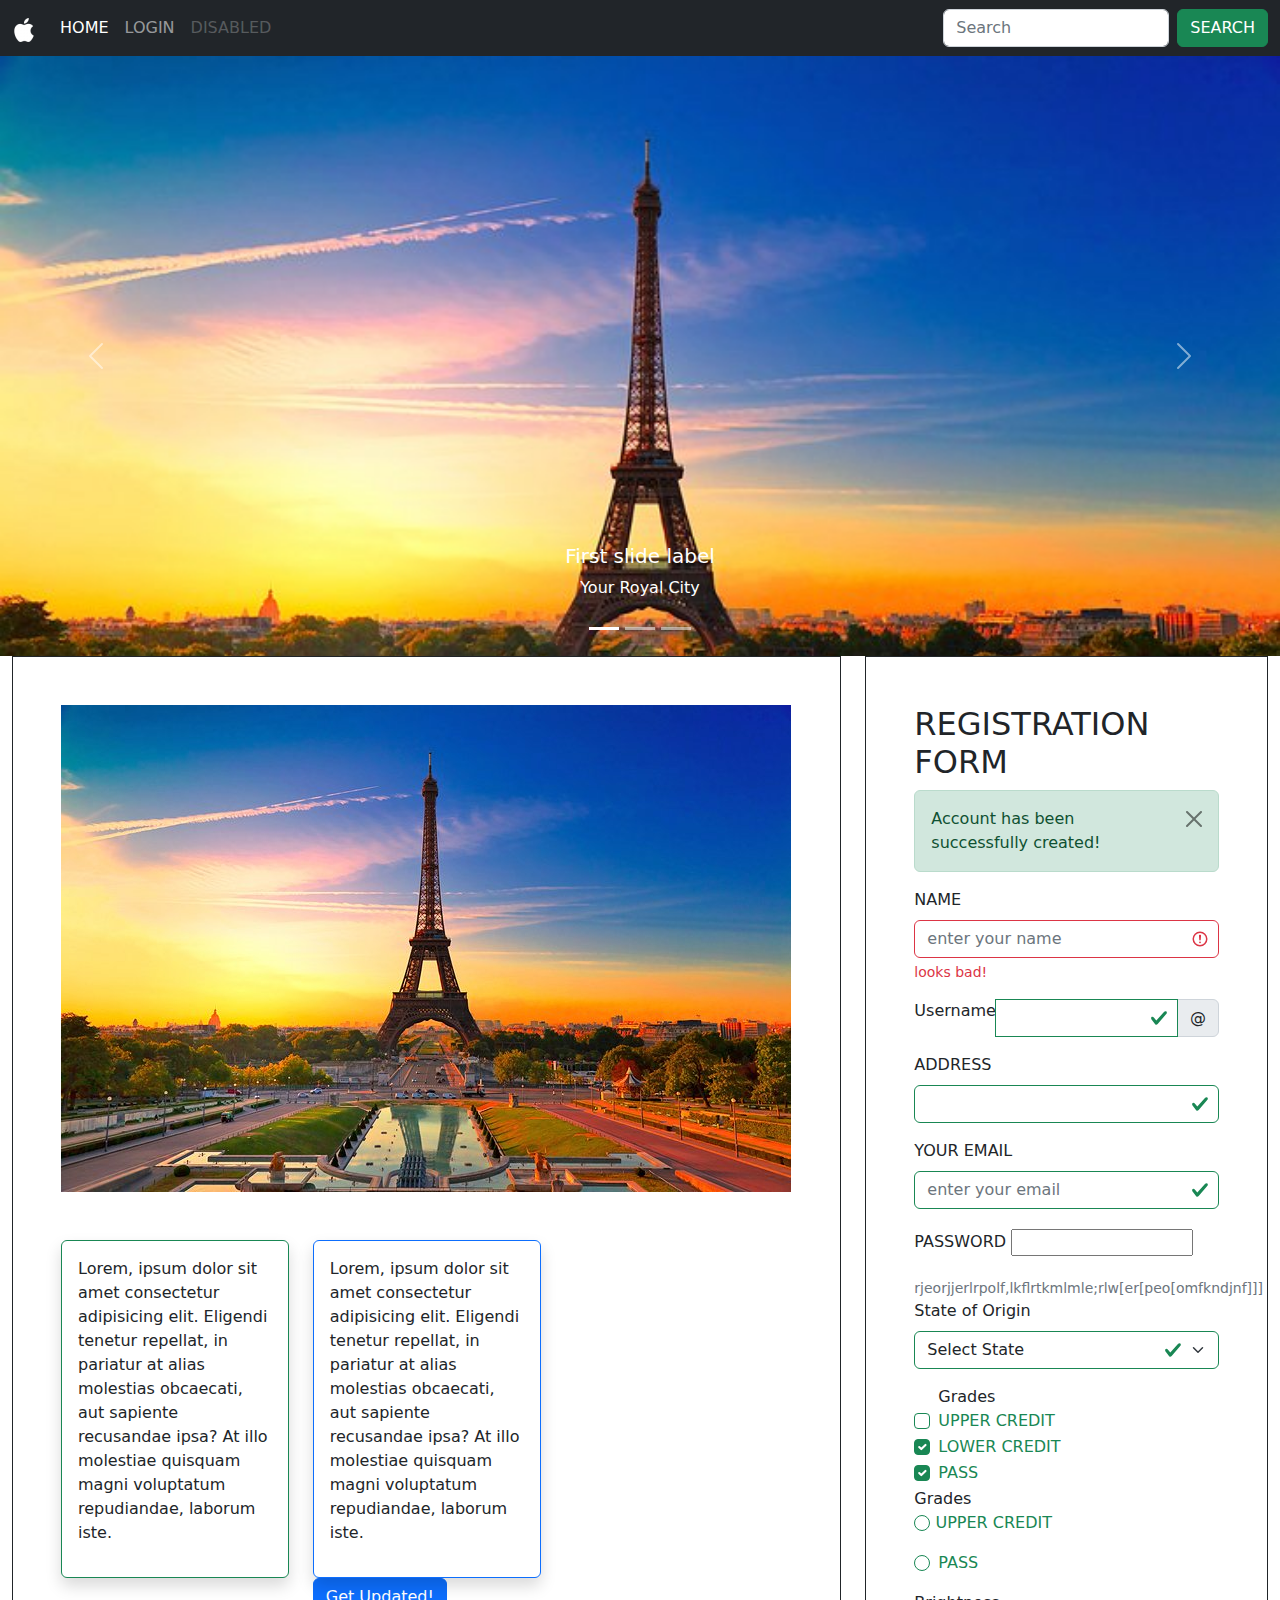
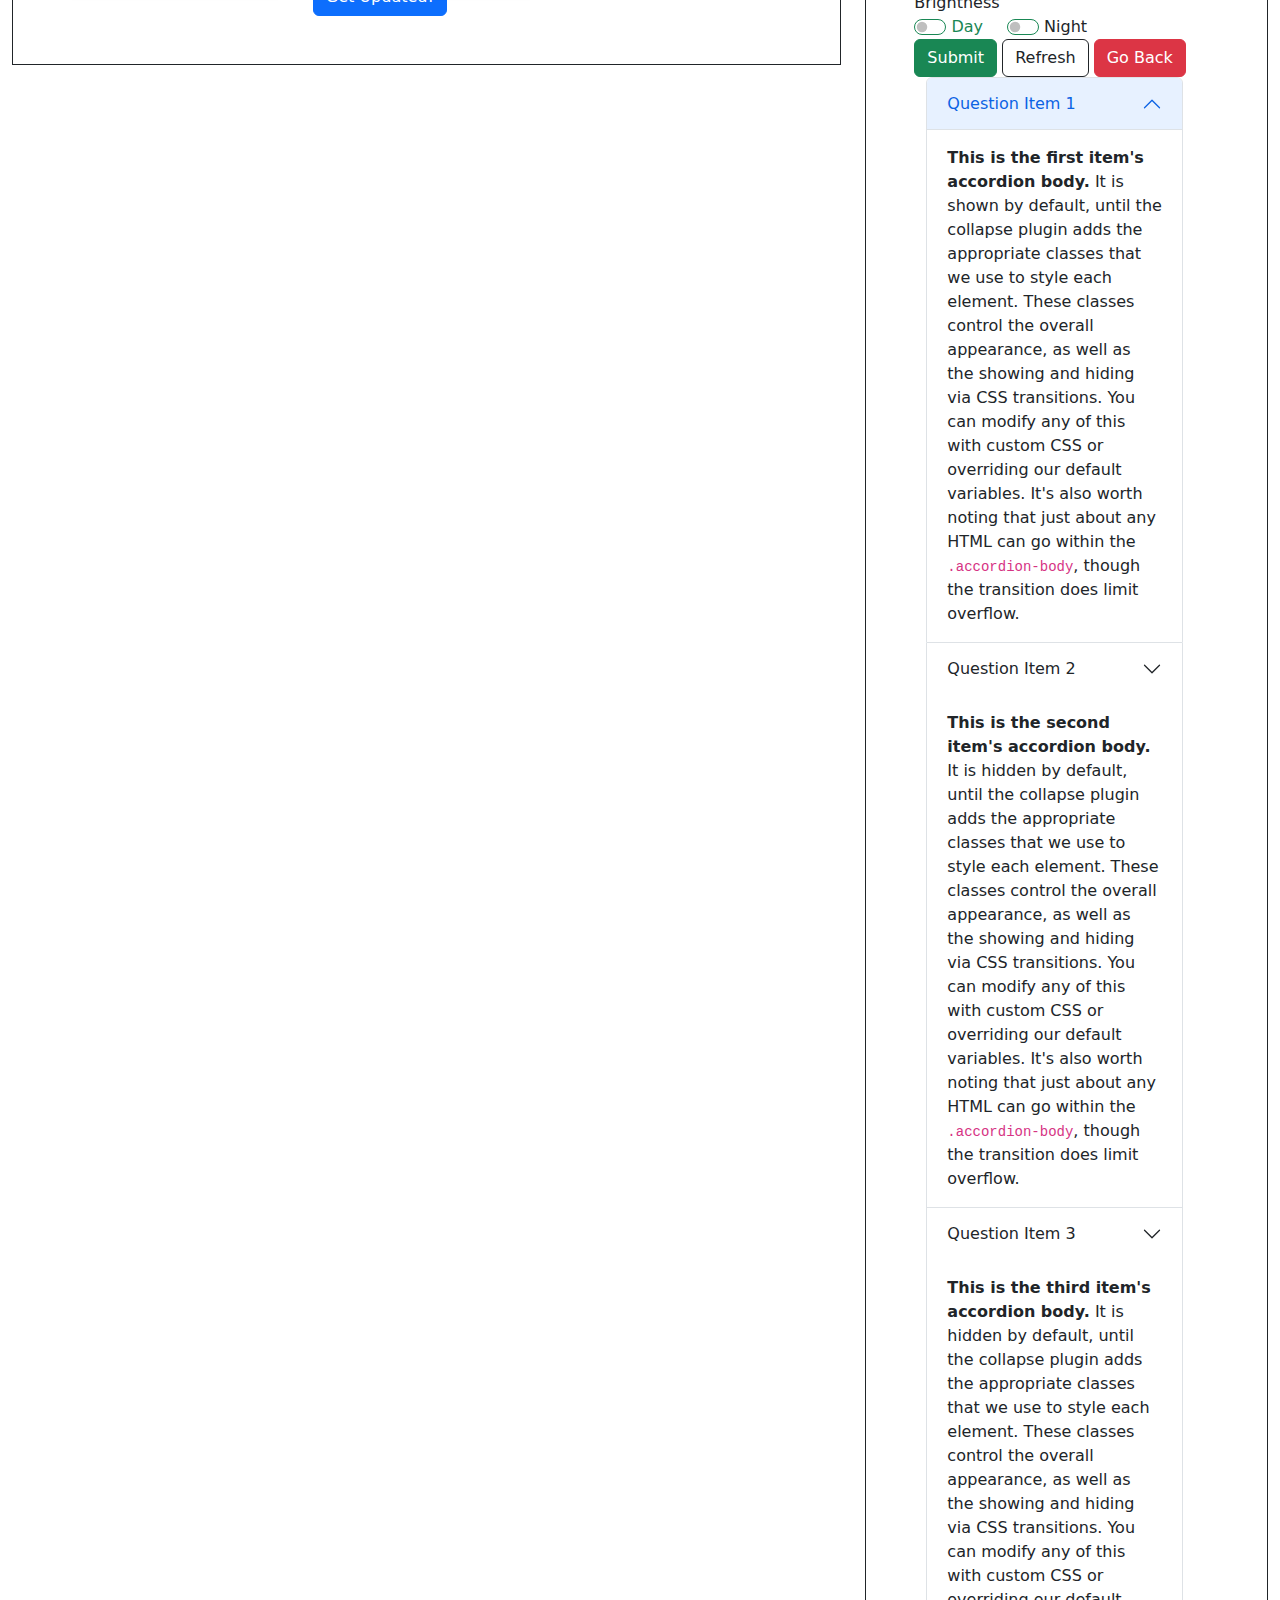
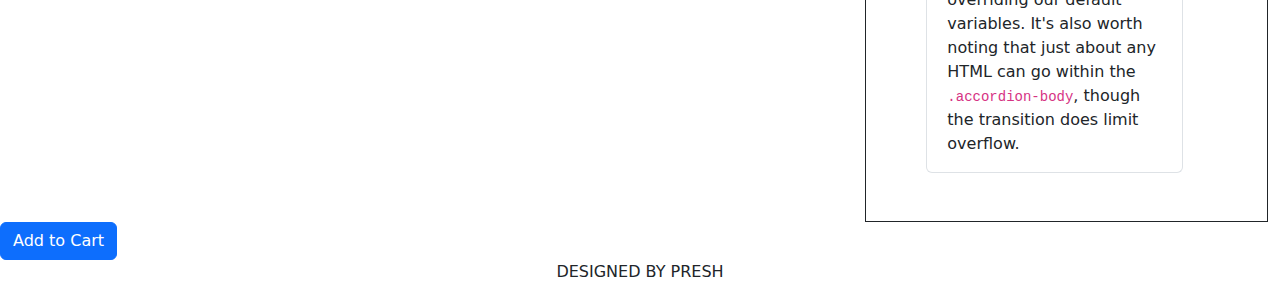
<file: index.html>
<!DOCTYPE html>
<html lang="en">

<head>
    <meta charset="UTF-8">
    <meta http-equiv="X-UA-Compatible" content="IE=edge">
    <meta name="viewport" content="width=device-width, initial-scale=1.0">
    <title>Document</title>
    <!-- CSS only
<link href="https://cdn.jsdelivr.net/npm/bootstrap@5.2.2/dist/css/bootstrap.min.css" rel="stylesheet" integrity="sha384-Zenh87qX5JnK2Jl0vWa8Ck2rdkQ2Bzep5IDxbcnCeuOxjzrPF/et3URy9Bv1WTRi" crossorigin="anonymous"> -->

    <link rel="stylesheet" href="css/bootstrap.min.css" />
    <link rel="stylesheet" href="bootstrap.css" />

</head>

<body>
    <!-- beginnning of navbar -->
    <nav class="navbar navbar-expand-lg navbar-dark bg-dark">
        <div class="container-fluid">
          <button class="navbar-toggler" type="button" data-bs-toggle="collapse" data-bs-target="#navbarTogglerDemo01" aria-controls="navbarTogglerDemo01" aria-expanded="false" aria-label="Toggle navigation">
            <span class="navbar-toggler-icon"></span>
          </button>
          <div class="collapse navbar-collapse" id="navbarTogglerDemo01">
            <a class="navbar-brand" href="#">
                <img src="images/apple-24.png" class="img-fluid">
            </a>
            <ul class="navbar-nav me-auto mb-2 mb-lg-0">
              <li class="nav-item">
                <a class="nav-link active" aria-current="page" href="#">HOME</a>
              </li>
              <li class="nav-item">
                <a class="nav-link" href="#">LOGIN</a>
              </li>
              <li class="nav-item">
                <a class="nav-link disabled">DISABLED</a>
              </li>
            </ul>
            <form class="d-flex" role="search">
              <input class="form-control me-2" type="search" placeholder="Search" aria-label="Search">
              <button class="btn btn-success" type="submit">SEARCH</button>
            </form>
          </div>
        </div>
      </nav>
      <!-- end of navbar -->
<div class="row">
    <div class="col-12">
        <div id="carouselExampleCaptions" class="carousel slide height" data-bs-ride="carousel">
            <div class="carousel-indicators">
              <button type="button" data-bs-target="#carouselExampleCaptions" data-bs-slide-to="0" class="active" aria-current="true" aria-label="Slide 1"></button>
              <button type="button" data-bs-target="#carouselExampleCaptions" data-bs-slide-to="1" aria-label="Slide 2"></button>
              <button type="button" data-bs-target="#carouselExampleCaptions" data-bs-slide-to="2" aria-label="Slide 3"></button>
            </div>
            <div class="carousel-inner height">
              <div class="carousel-item active height" data-bs-interval="2000">
                <img src="images/city.jpg" class="d-block w-100" alt="..."class=img-fluid>
                <div class="carousel-caption d-none d-md-block">
                  <h5>First slide label</h5>
                  <p>Your Royal City</p>
                </div>
              </div>
              <div class="carousel-item height" data-bs-interval="2000">
                <img src="images/family.jpg" class="d-block w-100" alt="..." class="img-fluid">
                <div class="carousel-caption d-none d-md-block">
                  <h5>Second slide label</h5>
                  <p>Welcome to your city</p>
                </div>
              </div>
              <div class="carousel-item height" data-bs-interval="2000">
                <img src="images/zebra.jpg" class="d-block w-100" alt="..." class="img-fluid">
                <div class="carousel-caption d-none d-md-block">
                  <h5>Third slide label</h5>
                  <p>Animal Kingdom</p>
                </div>
              </div>
            </div>
            <button class="carousel-control-prev" type="button" data-bs-target="#carouselExampleCaptions" data-bs-slide="prev">
              <span class="carousel-control-prev-icon" aria-hidden="true"></span>
              <span class="visually-hidden">Previous</span>
            </button>
            <button class="carousel-control-next" type="button" data-bs-target="#carouselExampleCaptions" data-bs-slide="next">
              <span class="carousel-control-next-icon" aria-hidden="true"></span>
              <span class="visually-hidden">Next</span>
            </button>
          </div>
    </div>
</div>
    <div class="container-fluid">
        <div class="row ">
            <div class="col-md-8 ">
                <div class="p-5 border border-dark">
                    <img src="/images/city.jpg" class="img-fluid" class="border border-dark" />

                    <div class="row">
                        <div class="col-md-4 pt-5 ">
                            <div class="p-3 card shadow shadow-md border border-success">
                                <p>Lorem, ipsum dolor sit amet consectetur adipisicing elit. Eligendi tenetur repellat,
                                    in pariatur at alias molestias obcaecati, aut sapiente recusandae ipsa? At illo
                                    molestiae quisquam magni voluptatum repudiandae, laborum iste.</p>
                            </div>
                        </div>
                        <div class="col-md-4 pt-5">
                            <div class="p-3 card shadow shadow-md border border-primary">
                                <p>Lorem, ipsum dolor sit amet consectetur adipisicing elit. Eligendi tenetur repellat,
                                    in pariatur at alias molestias obcaecati, aut sapiente recusandae ipsa? At illo
                                    molestiae quisquam magni voluptatum repudiandae, laborum iste.</p>
                            </div>
                    <!-- Button trigger modal -->
<button type="button" class="btn btn-primary" data-bs-toggle="modal" data-bs-target="#exampleModal">
    Get Updated!
  </button>
  
  <!-- Modal -->
  <div class="modal fade" id="exampleModal" tabindex="-1" aria-labelledby="exampleModalLabel" aria-hidden="true">
    <div class="modal-dialog">
      <div class="modal-content">
        <div class="modal-header">
          <h1 class="modal-title fs-5" id="exampleModalLabel">Would you like to get bonuses?</h1>
          <button type="button" class="btn-close" data-bs-dismiss="modal" aria-label="Close"></button>
        </div>
        <div class="modal-body">
         Get any of our products, refer us to your friends and family. 
        </div>
        <div class="modal-footer">
          <button type="button" class="btn btn-secondary" data-bs-dismiss="modal">Close</button>
          <button type="button" class="btn btn-primary">Save changes</button>
        </div>
      </div>
    </div>
  </div>
                        </div>
     
                    </div>
                </div>
            </div>


            <div class="col-md-4">
                <div class="p-5 border border-dark">
                    <h2>REGISTRATION FORM</h2>
                    <div class="alert alert-success alert-dismissible fade show" role="alert">
                        Account has been successfully created!
                        <button type="button" class="btn-close" data-bs-dismiss="alert">
                    </div>
                

                    <form class="was-validated">

                        <div class="mb-3">
                            <label for="name" class="form-label">NAME </label>
                            <input type="text" class="form-control" required value="" placeholder="enter your name"
                                id="name">
                            <div class="valid-feedback">
                                You're good!
                            </div>
                            <div class="invalid-feedback">
                                looks bad!
                            </div>
                        </div>

                        <div class="mb-3">
                            <div class="input-group">
                                <label for="" class="form-label">
                                    Username</label>
                                <input type="text" name="" id="" class="form-control">
                                <span class="input-group-text" id="basic_adon1">@</span>
                            </div>
                        </div>
                        <div class="mb-3">
                            <label for="address" class="form-label">ADDRESS</label>
                            <input type="text" class="form-control" id="address">
                        </div>

                        <div class="mb-3">
                            <label for="email" class="form-label">YOUR EMAIL</label>
                            <input type="text" class="form-control" placeholder="enter your email">
                        </div>
                        <div class="mb-3">
                            <label for="password" class="form-label">PASSWORD</label>
                            <input type="password" class="form-text" id="password">
                        </div>
                        <div class="form-text" id="passwordhelpblock">
                            rjeorjjerlrpolf,lkflrtkmlmle;rlw[er[peo[omfkndjnf]]]
                        </div>

                        <div class="mb-3">
                            <label for="state" class="form-label">State of Origin</label>
                            <select name="" id="state" class="form-select">
                                <option value="">Abia</option>
                                <option value="">Delta</option>
                                <option value="">rivers</option>
                                <option selected value="">Select State</option>
                            </select>
                        </div>

                        <div class="form-check">
                            <label>Grades

                            </label><br>
                            <input class="form-check-input" type="checkbox" value="" id="flexCheckDefault">
                            <label class="form-check-label" for="flexCheckDefault">UPPER CREDIT </label>
                        </div>

                        <div class="form-check ">
                            <input class="form-check-input" type="checkbox" value="" id="flexCheckChecked" checked>
                            <label class="form-check-label" for="flexCheckChecked">LOWER CREDIT </label>
                        </div>
                        <div class="form-check form-check-inline">
                            <input class="form-check-input" type="checkbox" value="" id="flexCheckChecked" checked>
                            <label class="form-check-label" for="flexCheckChecked">PASS</label>
                        </div>

                        <div class="mb-3">
                            <label>Grades </label><br>
                            <div class="form-check-inline">
                                <input class="form-check-input" type="radio" name="flexradiodefault"
                                    id="flexRadioDefault">
                                <label class="form-check-label" for="flexRadioChecked">UPPER CREDIT </label>
                            </div>
                        </div>

                        <div class="form-check inline">
                            <input class="form-check-input" type="radio" name="flexradiodefault" id="flexRadioDefault">
                            <label class="form-check-label" for="flexRadioDefault">PASS</label>
                        </div>

                        <div class="mb-3"></div>
                        <label>Brightness</label><br>
                        <div class="form-check-inline form-switch">
                            <input class="form-check-input" type="radio" role="switch" id="flexradioDefault"
                                name="flexradiodefault">
                            <label class=" form-check-label" for=" flexradiodefault1">Day</label>
                        </div>
                        <div class="form-check-inline form-switch">
                            <input class="form-check-input" type="radio" role="switch" id="flexradioDefault"
                                name="flexradiodefault">
                            <label class=" from-check-label" for=" flexradiodefault2">Night</label>
                        </div>
                        <br>
                        <button class="btn btn-success" type="submit">Submit</button>
                        <button class="btn btn-outline-dark" type="submit">Refresh</button>
                        <a href="" class="btn btn-danger" disabled>Go Back</a>

                       

                    </form>
                    <div class="row container-fluid">
                        <div class="col-12 ">
                            <div class="accordion" id="accordionExample">
                                <div class="accordion-item">
                                    <h2 class="accordion-header" id="headingOne">
                                        <button class="accordion-button" type="button" data-bs-toggle="collapse"
                                            data-bs-target="#collapseOne" aria-expanded="true"
                                            aria-controls="collapseOne">
                                            Question Item 1
                                        </button>
                                    </h2>
                                    <div id="collapse3" class="accordion-collapse collapse show"
                                        aria-labelledby="headingOne" data-bs-parent="#accordionExample">
                                        <div class="accordion-body">
                                            <strong>This is the first item's accordion body.</strong> It is shown by
                                            default, until the collapse plugin adds the appropriate classes that we use
                                            to style each element. These classes control the overall appearance, as well
                                            as the showing and hiding via CSS transitions. You can modify any of this
                                            with custom CSS or overriding our default variables. It's also worth noting
                                            that just about any HTML can go within the <code>.accordion-body</code>,
                                            though the transition does limit overflow.
                                        </div>
                                    </div>
                                </div>
                                <div class="accordion-item">
                                    <h2 class="accordion-header" id="headingTwo">
                                        <button class="accordion-button collapsed" type="button"
                                            data-bs-toggle="collapse" data-bs-target="#collapseTwo"
                                            aria-expanded="false" aria-controls="collapseTwo">
                                            Question Item 2
                                        </button>
                                    </h2>
                                    <div id="collapseTwo" class="accordion-collapse collapse show"
                                        aria-labelledby="headingTwo" data-bs-parent="#accordionExample">
                                        <div class="accordion-body">
                                            <strong>This is the second item's accordion body.</strong> It is hidden by
                                            default, until the collapse plugin adds the appropriate classes that we use
                                            to style each element. These classes control the overall appearance, as well
                                            as the showing and hiding via CSS transitions. You can modify any of this
                                            with custom CSS or overriding our default variables. It's also worth noting
                                            that just about any HTML can go within the <code>.accordion-body</code>,
                                            though the transition does limit overflow.
                                        </div>
                                    </div>
                                </div>
                                <div class="accordion-item">
                                    <h2 class="accordion-header" id="headingThree">
                                        <button class="accordion-button collapsed" type="button"
                                            data-bs-toggle="collapse" data-bs-target="#collapseThree"
                                            aria-expanded="false" aria-controls="collapseThree">
                                            Question Item 3
                                        </button>
                                    </h2>
                                    <div id="collapseThree" class="accordion-collapse collapse show"
                                        aria-labelledby="headingThree" data-bs-parent="#accordionExample">
                                        <div class="accordion-body">
                                            <strong>This is the third item's accordion body.</strong> It is hidden by
                                            default, until the collapse plugin adds the appropriate classes that we use
                                            to style each element. These classes control the overall appearance, as well
                                            as the showing and hiding via CSS transitions. You can modify any of this
                                            with custom CSS or overriding our default variables. It's also worth noting
                                            that just about any HTML can go within the <code>.accordion-body</code>,
                                            though the transition does limit overflow.
                                        </div>
                                    </div>
                                </div>
                            </div>
                        </div>
                    </div>


                </div>
            </div>
        </div>
    </div>
    <button type="button" class="btn btn-primary">
       Add to Cart<span class="badge text-bg-secondary " value=""></span>
      </button>
    <div class="row">
        <div class="text-center">
            <p> DESIGNED BY PRESH</p>
        </div>
    </div>




    <!-- JavaScript Bundle with Popper
<script src="https://cdn.jsdelivr.net/npm/bootstrap@5.2.2/dist/js/bootstrap.bundle.min.js" integrity="sha384-OERcA2EqjJCMA+/3y+gxIOqMEjwtxJY7qPCqsdltbNJuaOe923+mo//f6V8Qbsw3" crossorigin="anonymous"></script> -->

    <script src="js/bootstrap.min.js"></script>

</body>

</html>
</file>
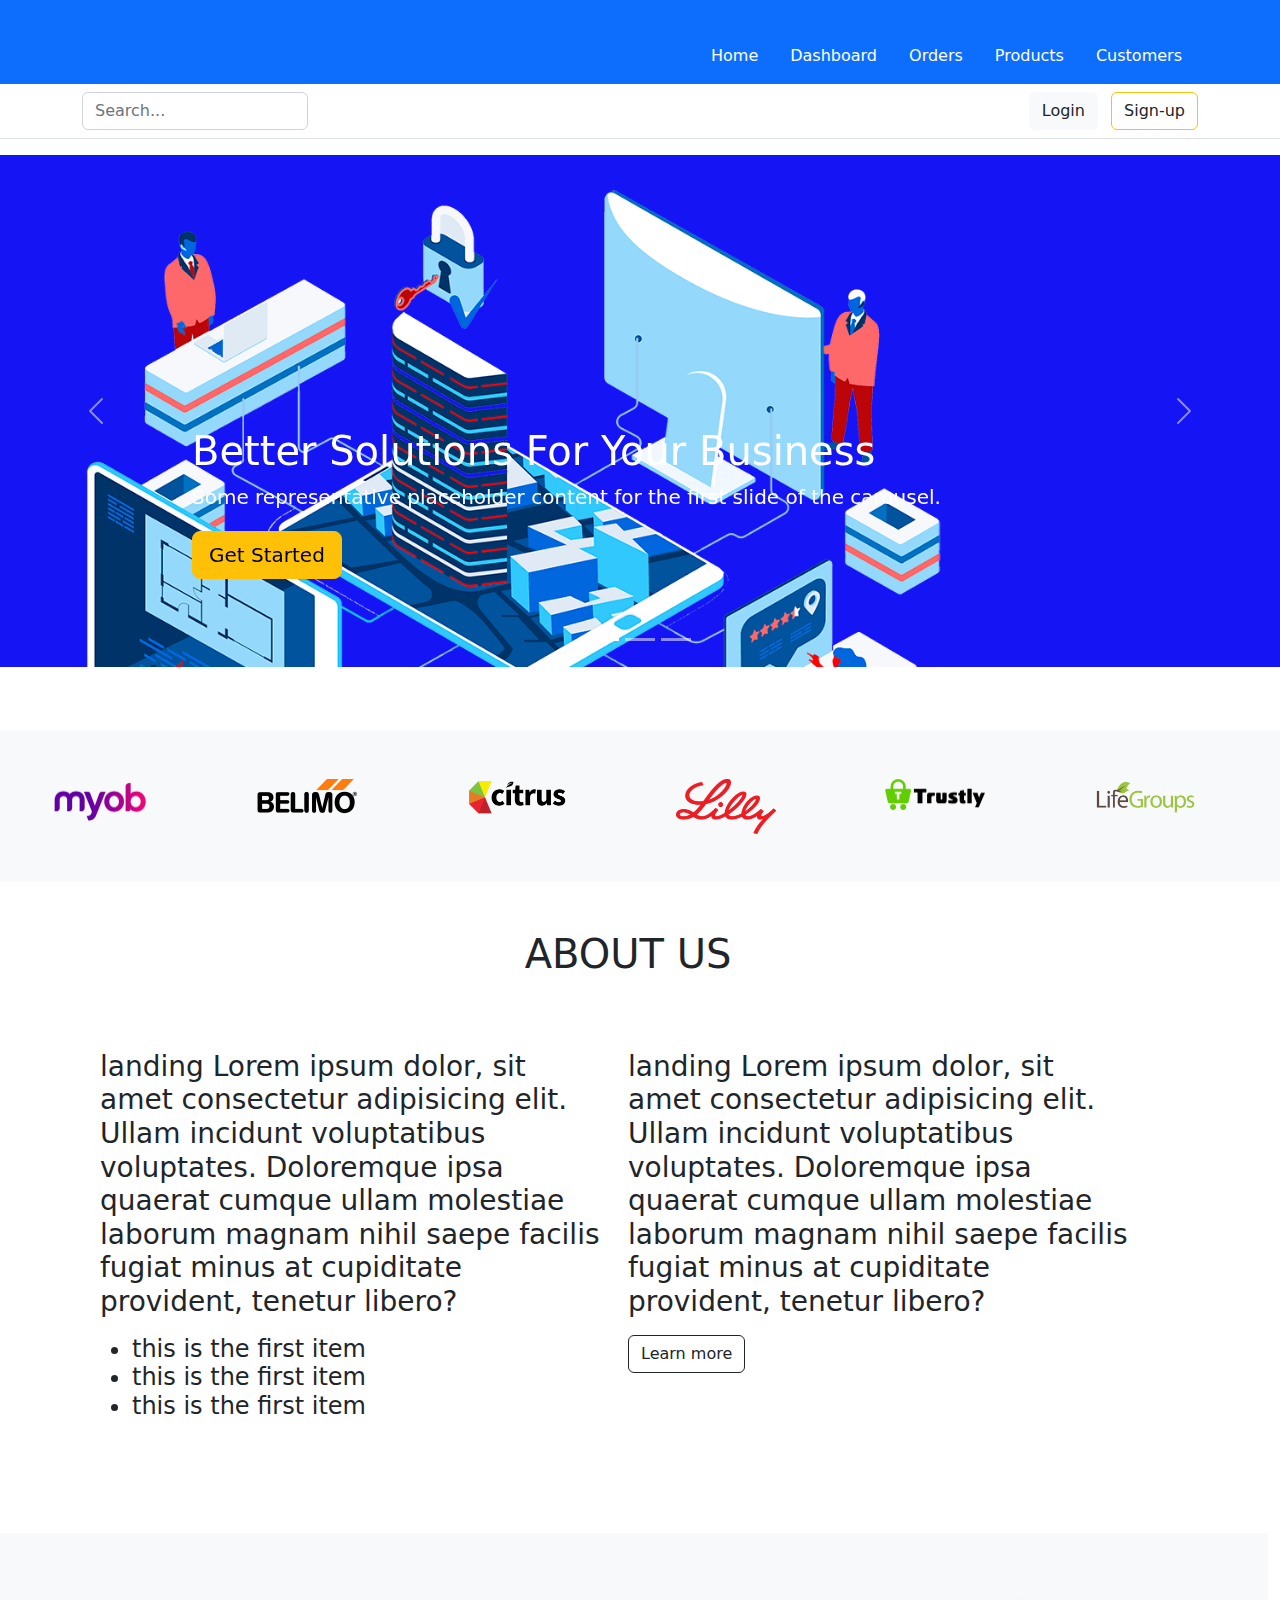
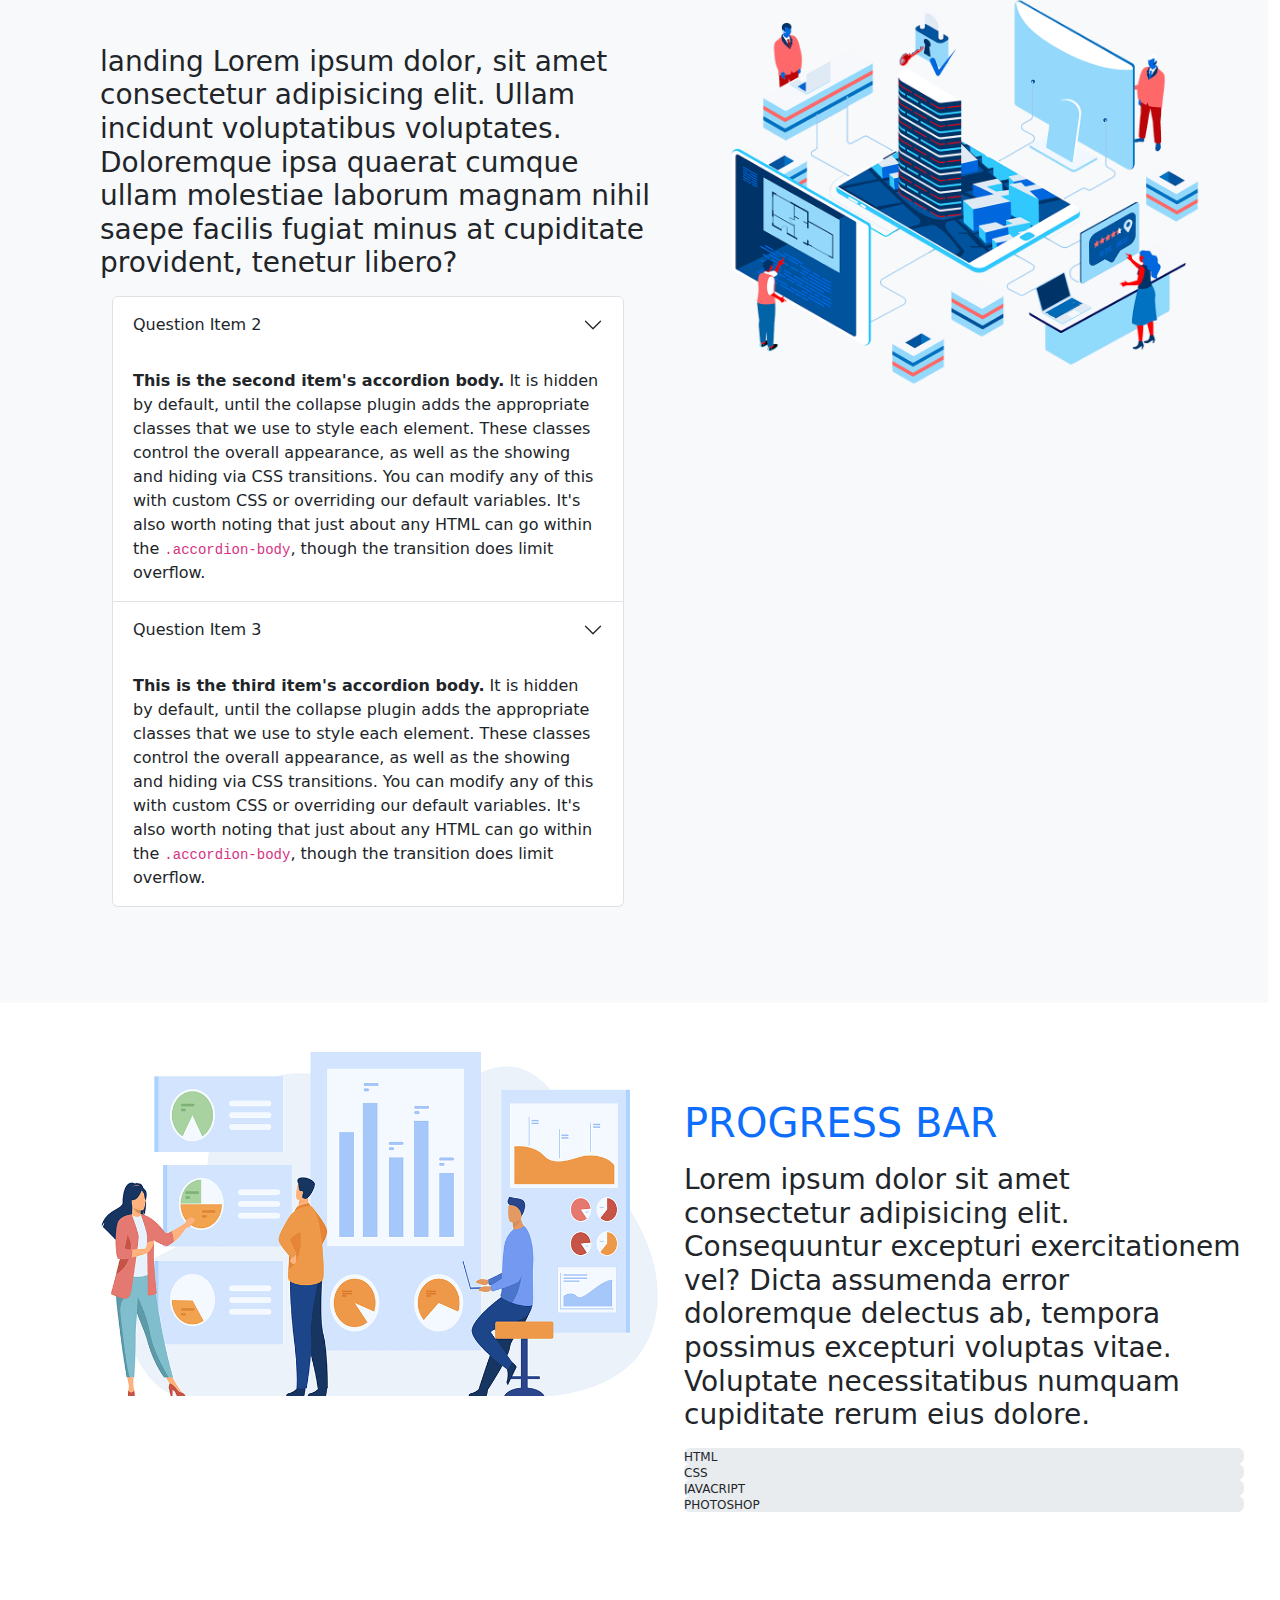
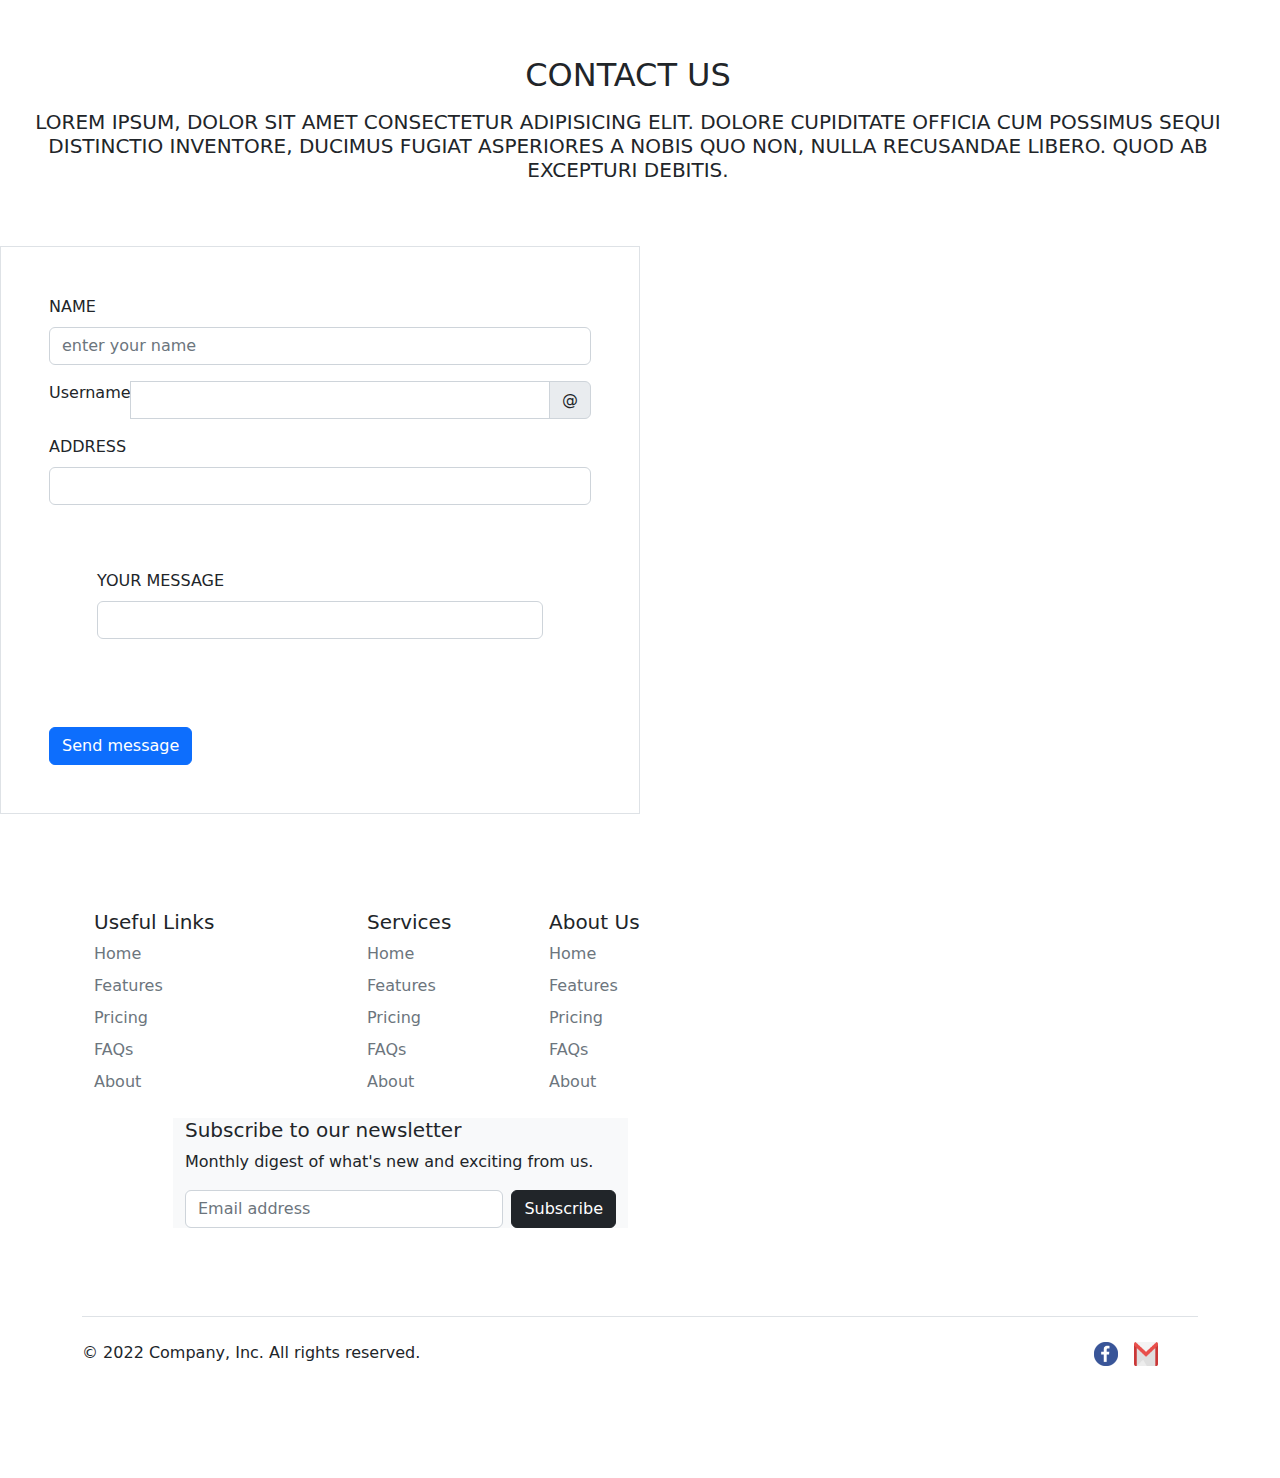
<file: bootstrap.html>
<!DOCTYPE html>
<html lang="en">
<head>
    <meta charset="UTF-8">
    <meta http-equiv="X-UA-Compatible" content="IE=edge">
    <meta name="viewport" content="width=device-width, initial-scale=1.0">
    <title>bootstrap</title>
    <link rel="stylesheet" href="/css/bootstrap.min.css">
    <link rel="stylesheet" href="style2.css">
</head>
<body>
  <!-- header -->
  <header>
    <div class="px-3 py-2 text-bg-primary">
      <div class="container">
        <div class="d-flex flex-wrap align-items-center justify-content-center justify-content-lg-start">
          <a href="/" class="d-flex align-items-center my-2 my-lg-0 me-lg-auto text-white text-decoration-none">
            <svg class="bi me-2" width="40" height="32" role="img" aria-label="Bootstrap"><use xlink:href="#bootstrap"/></svg>
          </a>

          <ul class="nav col-12 col-lg-auto my-2 justify-content-center my-md-0 text-small">
            <li>
              <a href="#" class="nav-link text-white">
                <svg class="bi d-block mx-auto mb-1" width="24" height="24"><use xlink:href="#home"/></svg>
                Home
              </a>
            </li>
            <li>
              <a href="#" class="nav-link text-white">
                <svg class="bi d-block mx-auto mb-1" width="24" height="24"><use xlink:href="#speedometer2"/></svg>
                Dashboard
              </a>
            </li>
            <li>
              <a href="#" class="nav-link text-white">
                <svg class="bi d-block mx-auto mb-1" width="24" height="24"><use xlink:href="#table"/></svg>
                Orders
              </a>
            </li>
            <li>
              <a href="#" class="nav-link text-white">
                <svg class="bi d-block mx-auto mb-1" width="24" height="24"><use xlink:href="#grid"/></svg>
                Products
              </a>
            </li>
            <li>
              <a href="#" class="nav-link text-white">
                <svg class="bi d-block mx-auto mb-1" width="24" height="24"><use xlink:href="#people-circle"/></svg>
                Customers
              </a>
            </li>
          </ul>
        </div>
      </div>
    </div>
    <div class="px-3 py-2 border-bottom mb-3">
      <div class="container d-flex flex-wrap justify-content-center">
        <form class="col-12 col-lg-auto mb-2 mb-lg-0 me-lg-auto" role="search">
          <input type="search" class="form-control" placeholder="Search..." aria-label="Search">
        </form>

        <div class="text-end">
          <button type="button" class="btn btn-light text-dark me-2">Login</button>
          <button type="button" class="btn btn-outline-warning text-dark">Sign-up</button>
        </div>
      </div>
    </div>
   
  </header>
  <!-- carousel -->

  <div id="myCarousel" class="carousel slide" data-bs-ride="carousel">
    <div class="carousel-indicators">
      <button type="button" data-bs-target="#myCarousel" data-bs-slide-to="0" class="active" aria-current="true" aria-label="Slide 1"></button>
      <button type="button" data-bs-target="#myCarousel" data-bs-slide-to="1" aria-label="Slide 2"></button>
      <button type="button" data-bs-target="#myCarousel" data-bs-slide-to="2" aria-label="Slide 3"></button>
    </div>
    <div class="carousel-inner">
      <div class="carousel-item active">
        <!-- <svg class="bd-placeholder-img" width="100%" height="100%" xmlns="http://www.w3.org/2000/svg" aria-hidden="true" preserveAspectRatio="xMidYMid slice" focusable="false"><rect width="100%" height="100%" fill="#777"/></svg> -->
        <img src="images/people.png" alt="" class="bd-placeholder-img img-fluid" width="80%" height="80%">

        <div class="container">
          <div class="carousel-caption text-start">
            <h1>Better Solutions For Your Business</h1>
            <p>Some representative placeholder content for the first slide of the carousel.</p>
            <p><a class="btn btn-lg btn-warning" href="#">Get Started</a></p>
          </div>
        </div>
      </div>
    </div>
    <button class="carousel-control-prev" type="button" data-bs-target="#myCarousel" data-bs-slide="prev">
      <span class="carousel-control-prev-icon" aria-hidden="true"></span>
      <span class="visually-hidden">Get started</span>
    </button>
    <button class="carousel-control-next" type="button" data-bs-target="#myCarousel" data-bs-slide="next">
      <span class="carousel-control-next-icon" aria-hidden="true"></span>
      <span class="visually-hidden">Next</span>
    </button>
  </div>

  <div>
    <div class="row ps-5 py-5 bg-light">
    <div class="col-sm-6 col-md-4 col-lg-2 " font-size="30%">
     <img src="images/myob.png" class="img-fluid" width="100" height="80 ">
    </div>
      <div class="col-sm-6 col-md-4 col-lg-2 ">
       <img src="images/belimo.png" class="img-fluid" width="100" height="80 ">
      </div>
      <div class="col-sm-6 col-md-4 col-lg-2 ">
        <img src="images/citrus.png" class="img-fluid" width="100" height="80 ">
       </div>
       <div class="col-sm-6 col-md-4 col-lg-2 ">
        <img src="images/lilly.png" class="img-fluid" width="100" height="80">
       </div>
       <div class="col-sm-6 col-md-4 col-lg-2 ">
        <img src="images/trusty.png" class="img-fluid" width="100" height="80 ">
       </div>
       <div class="col-sm-6 col-md-4 col-lg-2 ">
        <img src="images/lifeg.png" class="img-fluid" width="100" height="80 ">
       </div>
  </div>
</div>
<div>
<div class="row py-5 container-fluid">
  <div class="col text-center text-bold text-uppercase">
    <h1>ABOUT US</h1>
  </div>
  <div class="row py-5 container-fluid" style="padding-left: 100px; padding-right: 100px;">
  <div class="col-sm-12 col-md-6 ">
<p>
   <h3> landing Lorem ipsum dolor, sit amet consectetur adipisicing elit. Ullam incidunt voluptatibus voluptates. Doloremque ipsa quaerat cumque ullam molestiae laborum magnam nihil saepe facilis fugiat minus at cupiditate provident, tenetur libero? </h3></p>
    <ul> <h4>
      <li>this is the first item</li>
      <li>this is the first item</li>
      <li>this is the first item</li></h4>
  </div>
  <div class="col-sm-12 col-md-6 ">
    <p><h3>
        landing Lorem ipsum dolor, sit amet consectetur adipisicing elit. Ullam incidunt voluptatibus voluptates. Doloremque ipsa quaerat cumque ullam molestiae laborum magnam nihil saepe facilis fugiat minus at cupiditate provident, tenetur libero? </h3></p>
      <button class="btn btn-outline-dark">Learn more</button>
    </div>
</div>
</div>
</div>
<!-- accordion -->
<div class="row py-5 container-fluid bg-light" style="padding-left: 100px;">
   <div class="col-sm-12 col-md-6 col-lg-6 py-5">
    <p><h3>
      landing Lorem ipsum dolor, sit amet consectetur adipisicing elit. Ullam incidunt voluptatibus voluptates. Doloremque ipsa quaerat cumque ullam molestiae laborum magnam nihil saepe facilis fugiat minus at cupiditate provident, tenetur libero? </h3></p>
      <div class="row container-fluid">
        <div class="col-12 ">
            <div class="accordion" id="accordionExample">
              <div class="accordion-item">
    <h2 class="accordion-header" id="headingTwo">
        <button class="accordion-button collapsed btn btn-outline-primary" type="button"
            data-bs-toggle="collapse" data-bs-target="#collapseTwo"
            aria-expanded="false" aria-controls="collapseTwo">
            Question Item 2
        </button>
    </h2>
            <div id="collapseTwo" class="accordion-collapse collapse show"
        aria-labelledby="headingTwo" data-bs-parent="#accordionExample">
        <div class="accordion-body">
            <strong>This is the second item's accordion body.</strong> It is hidden by
            default, until the collapse plugin adds the appropriate classes that we use
            to style each element. These classes control the overall appearance, as well
            as the showing and hiding via CSS transitions. You can modify any of this
            with custom CSS or overriding our default variables. It's also worth noting
            that just about any HTML can go within the <code>.accordion-body</code>,
            though the transition does limit overflow.
        </div>
    </div>
</div>
<div class="accordion-item">
    <h2 class="accordion-header" id="headingThree">
        <button class="accordion-button collapsed btn btn-outline-primary" type="button"
            data-bs-toggle="collapse" data-bs-target="#collapseThree"
            aria-expanded="false" aria-controls="collapseThree">
            Question Item 3
        </button>
    </h2>
    <div id="collapseThree" class="accordion-collapse collapse show"
        aria-labelledby="headingThree" data-bs-parent="#accordionExample">
        <div class="accordion-body">
            <strong>This is the third item's accordion body.</strong> It is hidden by
            default, until the collapse plugin adds the appropriate classes that we use
            to style each element. These classes control the overall appearance, as well
            as the showing and hiding via CSS transitions. You can modify any of this
            with custom CSS or overriding our default variables. It's also worth noting
            that just about any HTML can go within the <code>.accordion-body</code>,
            though the transition does limit overflow.
        </div>
    </div>
  </div>
</div>
</div>
</div> 
   </div>
   <div class="col-sm-12 col-md-6 col-lg-6">
    <img src="images/why-us.png" class="img-fluid" width="100%" height="80%">
  </div>
 </div>
 <!-- progress -->
 <div>
  <div class="row py-5 container-fluid py-5" style="padding-left: 100px;">
    <div class="col-sm-12 col-md-6 col-lg-6">
      <img src="images/skills.png" class="img-fluid" width="100%" height="80%">
    </div>
    <div class="col-sm-12 col-md-6 col-lg-6 py-5">
      <h1 class="text-uppercase text-primary">Progress bar</h1>
      <p><h3>Lorem ipsum dolor sit amet consectetur adipisicing elit. Consequuntur excepturi exercitationem vel? Dicta assumenda error doloremque delectus ab, tempora possimus excepturi voluptas vitae. Voluptate necessitatibus numquam cupiditate rerum eius dolore.</h3></p>
    <div>
    <div class="progress">
      <div class="progress-bar" role="progressbar" aria-label= "Animated striped example" aria-valuenow="75" aria-valuemin="0" aria-valuemax="100" style width="75%"></div>
    <p>HTML</p></div>
    </div>
    <div class="progress">
      <div class="progress-bar" role="progressbar" aria-label= "Animated striped example"  aria-valuenow="75" aria-valuemin="0" aria-valuemax="100" style width ="75%"></div>
    <p>CSS</p>
  </div>
    <div class="progress">
      <div class="progress-bar" role="progressbar" aria-label= "Animated striped example"  aria-valuenow="75" aria-valuemin="0" aria-valuemax="100" style width ="75%"></div>
    <p>JAVACRIPT</p>
  </div>
    <div class="progress">
      <div class="progress-bar" role="progressbar" aria-label= "Animated striped example"  aria-valuenow="75" aria-valuemin="0" aria-valuemax="100" style width="75%"></div>
    <p>PHOTOSHOP</p>
  </div>
</div>
</div>
  </div>
 
 
<!-- form -->
  <div class="row container-fluid py-5">
    <div class="col text-center text-bold text-uppercase">
      <h2>CONTACT US</h2>
      <p><h5>Lorem ipsum, dolor sit amet consectetur adipisicing elit. Dolore cupiditate officia cum possimus sequi distinctio inventore, ducimus fugiat asperiores a nobis quo non, nulla recusandae libero. Quod ab excepturi debitis.</h5></p>
    </div>
  </div>
  <div class="col-sm-12 col-md-6 col-lg-6">
    <div class="p-5 border text-bolder border-top-primary border-bottom-primary">
 
        <form>
            <div class="mb-3">
                <label for="name" class="form-label">NAME </label>
                <input type="text" class="form-control" required value="" placeholder="enter your name" id="name">
                <div class="valid-feedback">
                    You're good!
                </div>
                <div class="invalid-feedback">
                  please fill out this form
                </div>
            </div>

            <div class="mb-3">
                <div class="input-group">
                    <label for="" class="form-label">
                        Username</label>
                    <input type="text" name="" id="" class="form-control">
                    <span class="input-group-text" id="basic_adon1">@</span>
                </div>
            </div>
            <div class="mb-3">
                <label for="address" class="form-label">ADDRESS</label>
                <input type="text" class="form-control" id="address">
            </div>

            <div class="mb-3 p-5">
                <label for="email" class="form-label">YOUR MESSAGE</label>
                <input type="text" class="form-control" placeholder="">
            </div>
            <br>
                <button class="btn btn-primary" type="submit">Send message</button>
            </div>
            </div>

  <!-- footer -->
  <div class="container">
    <footer class="py-5">
      <div class="row container-fluid py-5 ">
        <div class="col-sm-12 col-md-6 col-lg-3">
          <h5>Useful Links</h5>
          <ul class="nav flex-column">
            <li class="nav-item mb-2"><a href="#" class="nav-link p-0 text-muted">Home</a></li>
            <li class="nav-item mb-2"><a href="#" class="nav-link p-0 text-muted">Features</a></li>
            <li class="nav-item mb-2"><a href="#" class="nav-link p-0 text-muted">Pricing</a></li>
            <li class="nav-item mb-2"><a href="#" class="nav-link p-0 text-muted">FAQs</a></li>
            <li class="nav-item mb-2"><a href="#" class="nav-link p-0 text-muted">About</a></li>
          </ul>
        </div>
  
        <div class="col-6 col-md-2 mb-3">
          <h5>Services</h5>
          <ul class="nav flex-column">
            <li class="nav-item mb-2"><a href="#" class="nav-link p-0 text-muted">Home</a></li>
            <li class="nav-item mb-2"><a href="#" class="nav-link p-0 text-muted">Features</a></li>
            <li class="nav-item mb-2"><a href="#" class="nav-link p-0 text-muted">Pricing</a></li>
            <li class="nav-item mb-2"><a href="#" class="nav-link p-0 text-muted">FAQs</a></li>
            <li class="nav-item mb-2"><a href="#" class="nav-link p-0 text-muted">About</a></li>
          </ul>
        </div>
  
        <div class="col-6 col-md-2 mb-3">
          <h5>About Us</h5>
          <ul class="nav flex-column">
            <li class="nav-item mb-2"><a href="#" class="nav-link p-0 text-muted">Home</a></li>
            <li class="nav-item mb-2"><a href="#" class="nav-link p-0 text-muted">Features</a></li>
            <li class="nav-item mb-2"><a href="#" class="nav-link p-0 text-muted">Pricing</a></li>
            <li class="nav-item mb-2"><a href="#" class="nav-link p-0 text-muted">FAQs</a></li>
            <li class="nav-item mb-2"><a href="#" class="nav-link p-0 text-muted">About</a></li>
          </ul>
        </div>
  
        <div class="col-md-5 offset-md-1 mb-3 bg-light">
          <form>
            <h5>Subscribe to our newsletter</h5>
            <p>Monthly digest of what's new and exciting from us.</p>
            <div class="d-flex flex-column flex-sm-row w-100 gap-2">
              <label for="newsletter1" class="visually-hidden">Email address</label>
              <input id="newsletter1" type="text" class="form-control" placeholder="Email address">
              <button class="btn btn-dark text-white" type="button">Subscribe</button>
            </div>
          </form>
        </div>
      </div>
  
      <div class="d-flex flex-column flex-sm-row justify-content-between py-4 my-4 border-top">
        <p>&copy; 2022 Company, Inc. All rights reserved.</p>
        <ul class="list-unstyled d-flex">
          <li class="ms-3"><a class="link-dark" href="http://facebook.com/">
            <!-- <svg class="bi" width="24" height="24"><use xlink:href="twitter"/></svg> -->
         <img src="images/facebook_icon.png" class="bi" width="24" height="24"> </a></li>
          <li class="ms-3"><a class="link-dark" href="http://gmail.com/">
            <!-- <svg class="bi" width="24" height="24"><use xlink:href="#instagram"/></svg> -->
            <img src="images/gmail_icon.png" class="bi" width="24" height="24"></a></li>
          <li class="ms-3"><a class="link-dark" href="#"><svg class="bi" width="24" height="24"><use xlink:href="#facebook"/></svg></a></li>
        </ul>
      </div>
    </footer>
  </div>
  





    <script src="/js/bootstrap.min.js"></script>
</body>
</html>
</file>
<file: style2.css>
.carousel {
    margin-bottom: 4rem;
    background-color: rgb(20, 20, 245);
  }
  .carousel-caption {
    bottom: 3rem;
    z-index: 10;
  }
  .carousel-item {
    height: 32rem;
    text-decoration: solid;
  }

  @media (min-width: 40em) {
    /* Bump up size of carousel content */
    .carousel-caption p {
      margin-bottom: 1.25rem;
      font-size: 1.25rem;
      line-height: 1.4;
    }
  
    .featurette-heading {
      font-size: 50px;
    }
  }
</file>
